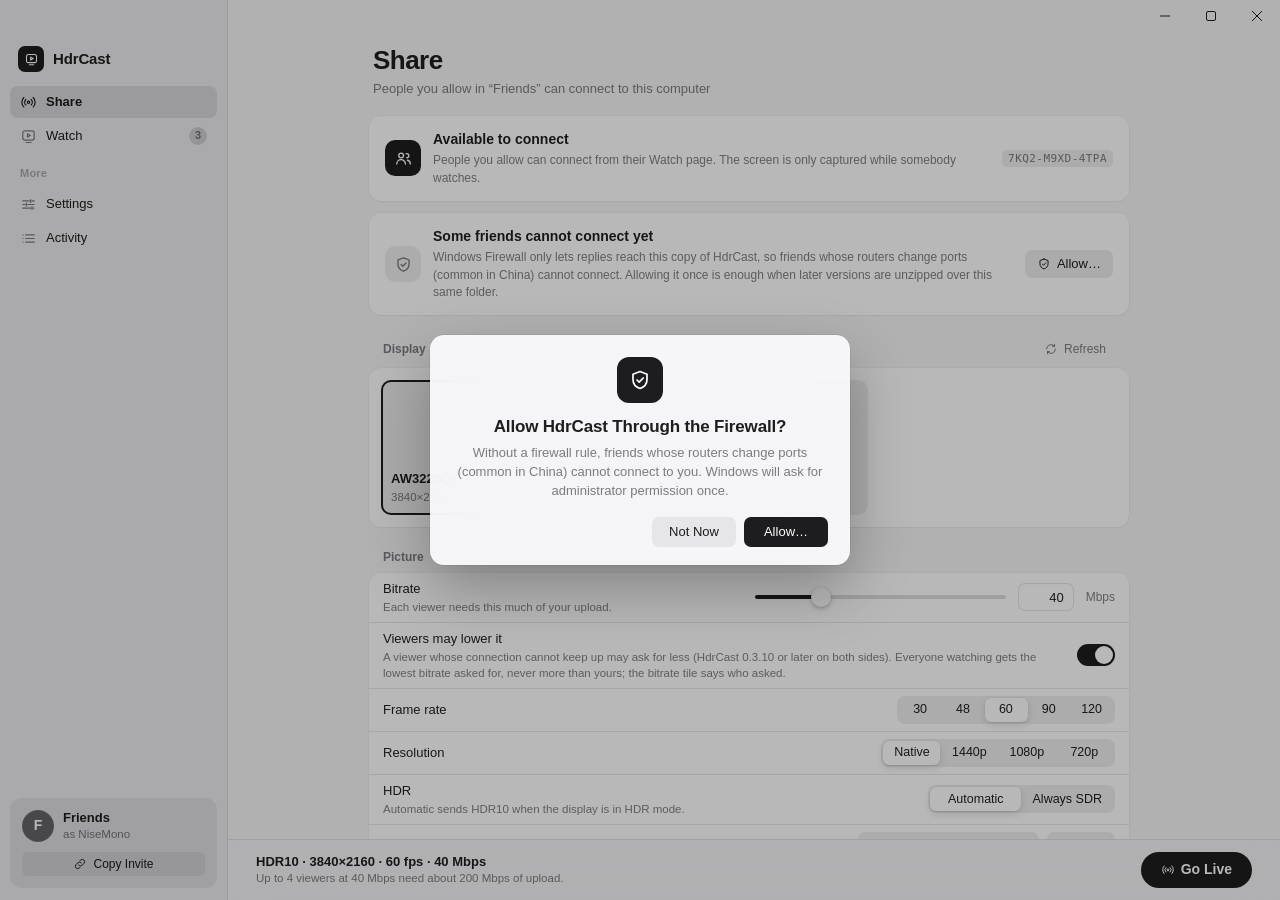
<file: ui/index.html>
<!doctype html>
<html lang="en">
<head>
  <meta charset="utf-8">
  <meta name="viewport" content="width=device-width, initial-scale=1">
  <meta name="color-scheme" content="light dark">
  <title>HdrCast</title>
  <link rel="stylesheet" href="styles.css">
</head>
<body>
  <div id="app"></div>
  <script type="module" src="app.js"></script>
</body>
</html>
</file>
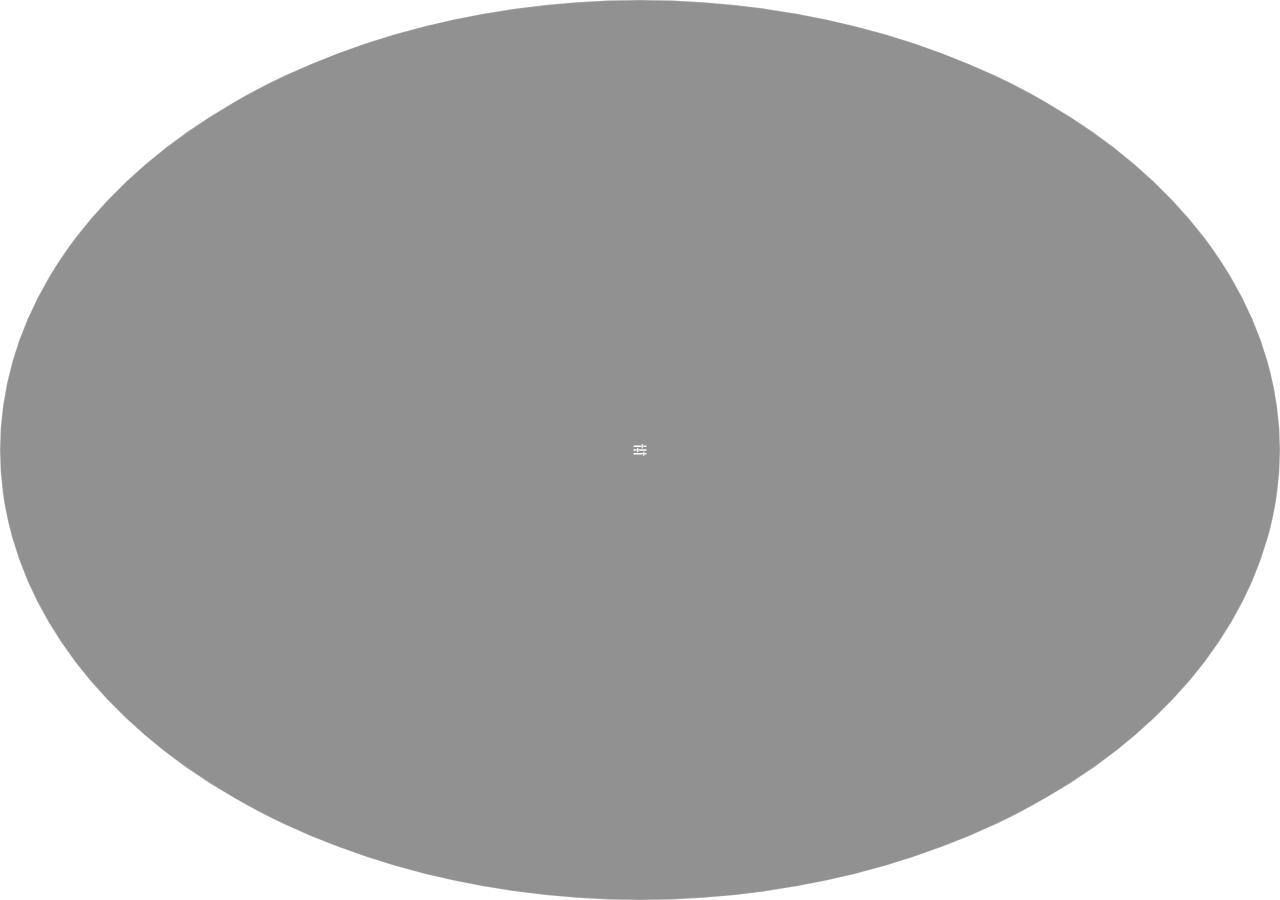
<file: ui/overlay.html>
<!doctype html>
<html lang="en" data-theme="dark">
<head>
  <meta charset="utf-8">
  <meta name="viewport" content="width=device-width, initial-scale=1">
  <meta name="color-scheme" content="dark">
  <title>HdrCast</title>
  <link rel="stylesheet" href="styles.css">
</head>
<body class="ov-page">
  <div id="overlay"></div>
  <script type="module" src="overlay.js"></script>
</body>
</html>
</file>
<file: ui/styles.css>
/* HdrCast design system: a quiet, system-like look (sidebar + grouped cards) that follows light/dark mode. */

:root {
  color-scheme: light dark;

  --font: -apple-system, BlinkMacSystemFont, "SF Pro Text", "Segoe UI Variable Text", "Segoe UI", "PingFang SC",
    "Microsoft YaHei UI", "Hiragino Sans", "Yu Gothic UI", "Helvetica Neue", sans-serif;
  --font-display: -apple-system, BlinkMacSystemFont, "SF Pro Display", "Segoe UI Variable Display", "Segoe UI",
    "PingFang SC", "Microsoft YaHei UI", "Hiragino Sans", "Yu Gothic UI", sans-serif;
  --font-mono: ui-monospace, "SF Mono", "Cascadia Mono", "Cascadia Code", Consolas, Menlo, monospace;

  --accent: #1d1d1f;
  --accent-hover: #000000;
  --accent-soft: rgba(0, 0, 0, 0.07);
  --on-accent: #ffffff;
  --red: #e5372b;
  --live: #ff3b30;

  --text: rgba(0, 0, 0, 0.88);
  --text-2: rgba(60, 60, 67, 0.66);
  --text-3: rgba(60, 60, 67, 0.38);

  --content: #f5f5f7;
  --sidebar: #ebebee;
  --sidebar-glass: rgba(246, 246, 248, 0.55);
  --card: #ffffff;
  --fill: rgba(118, 118, 128, 0.12);
  --fill-hover: rgba(118, 118, 128, 0.18);
  --fill-strong: rgba(118, 118, 128, 0.26);
  --separator: rgba(60, 60, 67, 0.12);
  --field: #ffffff;
  --field-border: rgba(0, 0, 0, 0.1);
  --seg-thumb: #ffffff;
  --knob: #ffffff;
  --overlay: rgba(0, 0, 0, 0.28);
  --sheet: rgba(250, 250, 252, 0.94);
  --toast: rgba(34, 34, 36, 0.92);
  --toast-text: #ffffff;
  --hero: linear-gradient(135deg, #2e2e31 0%, #131314 100%);
  --hero-edge: rgba(255, 255, 255, 0.06);
  --hero-shadow: 0 10px 28px rgba(0, 0, 0, 0.18);
  --screen: linear-gradient(135deg, #5b5b60 0%, #2c2c2e 100%);
  --screen-hdr: linear-gradient(135deg, #3a3a3c 0%, #8e8e93 55%, #e5e5ea 95%, #ffffff 120%);

  --shadow-card: 0 0 0 0.5px rgba(0, 0, 0, 0.05), 0 1px 2px rgba(0, 0, 0, 0.04);
  --shadow-thumb: 0 0 0 0.5px rgba(0, 0, 0, 0.04), 0 3px 8px rgba(0, 0, 0, 0.12), 0 1px 1px rgba(0, 0, 0, 0.06);
  --shadow-sheet: 0 0 0 0.5px rgba(0, 0, 0, 0.12), 0 24px 60px rgba(0, 0, 0, 0.28);

  --radius-card: 12px;
  --radius-control: 8px;
  --ease: cubic-bezier(0.2, 0.8, 0.2, 1);
  --sidebar-width: 228px;
  --titlebar: 44px;
}

@media (prefers-color-scheme: dark) {
  :root:not([data-theme="light"]) {
    --accent: #f5f5f7;
    --accent-hover: #ffffff;
    --accent-soft: rgba(255, 255, 255, 0.1);
    --on-accent: #1d1d1f;
    --red: #ff6961;
    --live: #ff453a;

    --text: rgba(255, 255, 255, 0.92);
    --text-2: rgba(235, 235, 245, 0.6);
    --text-3: rgba(235, 235, 245, 0.32);

    --content: #1c1c1e;
    --sidebar: #242426;
    --sidebar-glass: rgba(30, 30, 32, 0.5);
    --card: #2a2a2c;
    --fill: rgba(118, 118, 128, 0.22);
    --fill-hover: rgba(118, 118, 128, 0.3);
    --fill-strong: rgba(118, 118, 128, 0.4);
    --separator: rgba(84, 84, 88, 0.5);
    --field: rgba(118, 118, 128, 0.2);
    --field-border: rgba(255, 255, 255, 0.08);
    --seg-thumb: #5a5a5e;
    --overlay: rgba(0, 0, 0, 0.5);
    --sheet: rgba(40, 40, 42, 0.95);
    --toast: rgba(70, 70, 74, 0.94);
    --hero: linear-gradient(135deg, #3c3c3f 0%, #2a2a2c 100%);
    --hero-edge: rgba(255, 255, 255, 0.1);
    --hero-shadow: 0 10px 28px rgba(0, 0, 0, 0.35);
    --screen: linear-gradient(135deg, #48484a 0%, #232325 100%);
    --screen-hdr: linear-gradient(135deg, #48484a 0%, #8e8e93 55%, #e5e5ea 95%, #ffffff 120%);

    --shadow-card: 0 0 0 0.5px rgba(255, 255, 255, 0.06);
    --shadow-thumb: 0 0 0 0.5px rgba(0, 0, 0, 0.2), 0 3px 8px rgba(0, 0, 0, 0.3);
    --shadow-sheet: 0 0 0 0.5px rgba(255, 255, 255, 0.1), 0 24px 60px rgba(0, 0, 0, 0.6);
  }
}

:root[data-theme="dark"] {
  --accent: #f5f5f7;
  --accent-hover: #ffffff;
  --accent-soft: rgba(255, 255, 255, 0.1);
  --on-accent: #1d1d1f;
  --red: #ff6961;
  --live: #ff453a;

  --text: rgba(255, 255, 255, 0.92);
  --text-2: rgba(235, 235, 245, 0.6);
  --text-3: rgba(235, 235, 245, 0.32);

  --content: #1c1c1e;
  --sidebar: #242426;
  --sidebar-glass: rgba(30, 30, 32, 0.5);
  --card: #2a2a2c;
  --fill: rgba(118, 118, 128, 0.22);
  --fill-hover: rgba(118, 118, 128, 0.3);
  --fill-strong: rgba(118, 118, 128, 0.4);
  --separator: rgba(84, 84, 88, 0.5);
  --field: rgba(118, 118, 128, 0.2);
  --field-border: rgba(255, 255, 255, 0.08);
  --seg-thumb: #5a5a5e;
  --overlay: rgba(0, 0, 0, 0.5);
  --sheet: rgba(40, 40, 42, 0.95);
  --toast: rgba(70, 70, 74, 0.94);
  --hero: linear-gradient(135deg, #3c3c3f 0%, #2a2a2c 100%);
  --hero-edge: rgba(255, 255, 255, 0.1);
  --hero-shadow: 0 10px 28px rgba(0, 0, 0, 0.35);
  --screen: linear-gradient(135deg, #48484a 0%, #232325 100%);
  --screen-hdr: linear-gradient(135deg, #48484a 0%, #8e8e93 55%, #e5e5ea 95%, #ffffff 120%);

  --shadow-card: 0 0 0 0.5px rgba(255, 255, 255, 0.06);
  --shadow-thumb: 0 0 0 0.5px rgba(0, 0, 0, 0.2), 0 3px 8px rgba(0, 0, 0, 0.3);
  --shadow-sheet: 0 0 0 0.5px rgba(255, 255, 255, 0.1), 0 24px 60px rgba(0, 0, 0, 0.6);
}

* {
  box-sizing: border-box;
}

html,
body {
  height: 100%;
  margin: 0;
  overflow: hidden;
}

body {
  font-family: var(--font);
  font-size: 13px;
  line-height: 1.38;
  color: var(--text);
  background: transparent;
  -webkit-font-smoothing: antialiased;
  user-select: none;
  -webkit-user-select: none;
  cursor: default;
}

button,
input,
select,
textarea {
  font: inherit;
  color: inherit;
}

::selection {
  background: var(--accent-soft);
}

#app {
  height: 100%;
}

/* ------------------------------------------------------------------ shell */

.shell {
  display: grid;
  grid-template-columns: var(--sidebar-width) 1fr;
  height: 100%;
  background: var(--content);
}

/* With a window backdrop (Mica on Windows, vibrancy on macOS) the sidebar lets it show through. */
.backdrop .shell {
  background: transparent;
}

.sidebar {
  display: flex;
  flex-direction: column;
  padding: 0 10px 12px;
  background: var(--sidebar);
  border-right: 0.5px solid var(--separator);
  min-height: 0;
}

.backdrop .sidebar {
  background: var(--sidebar-glass);
}

.sidebar-top {
  height: var(--titlebar);
  flex: none;
}

.mac .sidebar-top {
  height: 52px; /* room for the traffic lights */
}

.brand {
  display: flex;
  align-items: center;
  gap: 9px;
  padding: 2px 8px 14px;
}

.brand-mark {
  width: 26px;
  height: 26px;
  border-radius: 7px;
  background: var(--accent);
  display: grid;
  place-items: center;
  color: var(--on-accent);
}

.brand-mark svg {
  width: 15px;
  height: 15px;
}

.brand-name {
  font-family: var(--font-display);
  font-size: 15px;
  font-weight: 650;
  letter-spacing: -0.01em;
}

.nav {
  display: flex;
  flex-direction: column;
  gap: 2px;
}

.nav-label {
  font-size: 11px;
  font-weight: 600;
  color: var(--text-3);
  padding: 12px 10px 5px;
  letter-spacing: 0.02em;
}

.nav-item {
  display: flex;
  align-items: center;
  gap: 9px;
  height: 32px;
  padding: 0 10px;
  border: 0;
  border-radius: 8px;
  background: transparent;
  text-align: left;
  font-size: 13px;
  font-weight: 500;
  color: var(--text);
  transition: background 0.12s;
}

.nav-item svg {
  width: 17px;
  height: 17px;
  color: var(--text-2);
  flex: none;
}

.nav-item:hover {
  background: var(--fill);
}

.nav-item.active {
  background: var(--fill-hover);
  font-weight: 600;
}

.nav-item.active svg {
  color: var(--text);
}

.nav-item .grow {
  flex: 1;
  min-width: 0;
  overflow: hidden;
  text-overflow: ellipsis;
  white-space: nowrap;
}

.nav-badge {
  min-width: 18px;
  height: 18px;
  padding: 0 5px;
  border-radius: 9px;
  background: var(--fill-strong);
  color: var(--text-2);
  font-size: 11px;
  font-weight: 600;
  display: grid;
  place-items: center;
}

.nav-item.active .nav-badge {
  color: var(--text);
}

.dot {
  width: 8px;
  height: 8px;
  border-radius: 50%;
  background: var(--text-3);
  flex: none;
}

.dot.red {
  background: var(--live);
}

.dot.green {
  background: var(--text);
}

.dot.orange {
  background: var(--text-3);
}

.dot.pulse {
  animation: pulse 1.6s ease-in-out infinite;
}

@keyframes pulse {
  0%,
  100% {
    box-shadow: 0 0 0 0 color-mix(in srgb, currentColor 0%, transparent);
    opacity: 1;
  }
  50% {
    opacity: 0.45;
  }
}

.sidebar-spacer {
  flex: 1;
}

.group-card {
  border-radius: 12px;
  padding: 11px 12px 12px;
  background: var(--fill);
  display: flex;
  flex-direction: column;
  gap: 9px;
}

.group-card .who {
  display: flex;
  align-items: center;
  gap: 9px;
  min-width: 0;
}

.group-card .names {
  min-width: 0;
}

.group-card .gname {
  font-weight: 600;
  white-space: nowrap;
  overflow: hidden;
  text-overflow: ellipsis;
}

.group-card .me {
  font-size: 11.5px;
  color: var(--text-2);
  white-space: nowrap;
  overflow: hidden;
  text-overflow: ellipsis;
}

.group-card .actions {
  display: flex;
  gap: 6px;
}

.group-card .actions .btn {
  flex: 1;
}

/* ------------------------------------------------------------------ main column */

.main {
  position: relative;
  display: flex;
  flex-direction: column;
  min-width: 0;
  min-height: 0;
  background: var(--content);
}

.titlebar {
  height: var(--titlebar);
  flex: none;
  display: flex;
  align-items: center;
  justify-content: flex-end;
}

.titlebar-title {
  flex: 1;
  padding-left: 28px;
  font-weight: 600;
  opacity: 0;
  transform: translateY(4px);
  transition: opacity 0.18s, transform 0.18s var(--ease);
  pointer-events: none;
}

.scrolled .titlebar-title {
  opacity: 1;
  transform: none;
}

.titlebar::after {
  content: "";
  position: absolute;
  left: 0;
  right: 0;
  top: var(--titlebar);
  height: 0.5px;
  background: var(--separator);
  opacity: 0;
  transition: opacity 0.18s;
}

.scrolled .titlebar::after {
  opacity: 1;
}

.caption {
  display: flex;
  height: 100%;
  align-items: flex-start;
}

.caption button {
  width: 46px;
  height: 32px;
  border: 0;
  background: transparent;
  display: grid;
  place-items: center;
  color: var(--text);
  transition: background 0.1s;
}

.caption button svg {
  width: 10px;
  height: 10px;
}

.caption button:hover {
  background: var(--fill-hover);
}

.caption button.close:hover {
  background: #e81123;
  color: #fff;
}

.page {
  flex: 1;
  min-height: 0;
  overflow-y: auto;
  padding: 0 28px 28px;
  scrollbar-gutter: stable;
}

.page-inner {
  max-width: 760px;
  margin: 0 auto;
  animation: page-in 0.28s var(--ease);
}

@keyframes page-in {
  from {
    opacity: 0;
    transform: translateY(6px);
  }
}

.page::-webkit-scrollbar {
  width: 10px;
}

.page::-webkit-scrollbar-thumb {
  background: var(--fill-strong);
  border-radius: 5px;
  border: 2.5px solid transparent;
  background-clip: content-box;
}

.page-head {
  display: flex;
  align-items: flex-end;
  gap: 16px;
  padding: 2px 4px 18px;
}

.page-head .titles {
  flex: 1;
  min-width: 0;
}

h1 {
  font-family: var(--font-display);
  font-size: 26px;
  line-height: 1.15;
  font-weight: 700;
  letter-spacing: -0.02em;
  margin: 0;
}

.subtitle {
  color: var(--text-2);
  margin-top: 4px;
  font-size: 13px;
}

.section-title {
  font-size: 12px;
  font-weight: 600;
  color: var(--text-2);
  padding: 0 14px 7px;
  margin-top: 22px;
  display: flex;
  align-items: center;
  gap: 8px;
}

.section-title:first-child {
  margin-top: 0;
}

.section-title .spacer {
  flex: 1;
}

.section-note {
  font-size: 11.5px;
  color: var(--text-2);
  padding: 7px 14px 0;
  line-height: 1.45;
}

.section-note.warn {
  color: var(--red);
}

/* ------------------------------------------------------------------ cards and rows */

.card {
  background: var(--card);
  border-radius: var(--radius-card);
  box-shadow: var(--shadow-card);
}

.rows > .row + .row,
.rows > .row + .subrows,
.rows > .subrows + .row {
  border-top: 0.5px solid var(--separator);
}

.row {
  display: flex;
  align-items: center;
  gap: 12px;
  min-height: 42px;
  padding: 7px 14px;
}

.row .label {
  flex: 1;
  min-width: 0;
}

.row .label .name {
  font-size: 13px;
}

.row .label .hint {
  font-size: 11.5px;
  color: var(--text-2);
  margin-top: 1px;
  line-height: 1.4;
}

.row .control {
  display: flex;
  align-items: center;
  gap: 8px;
  flex: none;
  max-width: 62%;
}

.row .control.wide {
  flex: 1;
  max-width: none;
  justify-content: flex-end;
}

.row.disabled .label,
.row.disabled .control {
  opacity: 0.45;
  pointer-events: none;
}

.row .icon-tile {
  width: 26px;
  height: 26px;
  border-radius: 7px;
  display: grid;
  place-items: center;
  background: var(--fill-strong);
  color: var(--text);
  flex: none;
}

.row .icon-tile svg {
  width: 15px;
  height: 15px;
}

.value {
  color: var(--text-2);
  font-variant-numeric: tabular-nums;
  white-space: nowrap;
}

.mono {
  font-family: var(--font-mono);
  font-size: 12px;
}

.disclosure {
  display: flex;
  align-items: center;
  gap: 6px;
  width: 100%;
  border: 0;
  background: transparent;
  padding: 10px 14px;
  color: var(--text-2);
  font-weight: 500;
  text-align: left;
  border-radius: 0 0 var(--radius-card) var(--radius-card);
}

.disclosure svg {
  width: 11px;
  height: 11px;
  transition: transform 0.2s var(--ease);
}

.disclosure.open svg {
  transform: rotate(90deg);
}

.rows > .disclosure {
  border-top: 0.5px solid var(--separator);
}

/* ------------------------------------------------------------------ controls */

.btn {
  height: 28px;
  padding: 0 12px;
  border: 0;
  border-radius: 7px;
  background: var(--fill);
  font-size: 13px;
  font-weight: 500;
  white-space: nowrap;
  display: inline-flex;
  align-items: center;
  justify-content: center;
  gap: 6px;
  transition: background 0.12s, transform 0.08s, opacity 0.12s;
}

.btn svg {
  width: 14px;
  height: 14px;
}

.btn:hover {
  background: var(--fill-hover);
}

.btn:active {
  transform: scale(0.97);
}

.btn:disabled {
  opacity: 0.4;
  pointer-events: none;
}

.btn.primary {
  background: var(--accent);
  color: var(--on-accent);
}

.btn.primary:hover {
  background: var(--accent-hover);
}

.btn.danger {
  color: var(--red);
}

.btn.danger.solid {
  background: var(--red);
  color: #fff;
}

.btn.tinted {
  background: var(--accent-soft);
  color: var(--accent);
}

.btn.plain {
  background: transparent;
  color: var(--text-2);
  padding: 0 6px;
}

.btn.plain:hover {
  background: var(--fill);
}

.btn.small {
  height: 24px;
  padding: 0 9px;
  font-size: 12px;
  border-radius: 6px;
}

.btn.large {
  height: 36px;
  padding: 0 20px;
  font-size: 14px;
  font-weight: 600;
  border-radius: 18px;
}

.btn.icon {
  width: 28px;
  padding: 0;
}

.btn.icon.small {
  width: 24px;
}

:focus-visible {
  outline: 3px solid color-mix(in srgb, var(--accent) 45%, transparent);
  outline-offset: 1px;
}

.switch {
  position: relative;
  width: 38px;
  height: 22px;
  border-radius: 11px;
  border: 0;
  padding: 0;
  background: var(--fill-strong);
  transition: background 0.2s;
  flex: none;
}

.switch::after {
  content: "";
  position: absolute;
  top: 2px;
  left: 2px;
  width: 18px;
  height: 18px;
  border-radius: 50%;
  background: var(--knob);
  box-shadow: 0 1px 3px rgba(0, 0, 0, 0.25);
  transition: transform 0.22s var(--ease);
}

.switch.on {
  background: var(--accent);
}

.switch.on::after {
  transform: translateX(16px);
  background: var(--on-accent);
}

.switch:disabled {
  opacity: 0.45;
}

.segmented {
  position: relative;
  display: inline-grid;
  grid-auto-flow: column;
  grid-auto-columns: 1fr;
  padding: 2px;
  border-radius: 8px;
  background: var(--fill);
}

.segmented button {
  position: relative;
  z-index: 1;
  height: 24px;
  padding: 0 11px;
  border: 0;
  border-radius: 6px;
  background: transparent;
  font-size: 12.5px;
  font-weight: 500;
  white-space: nowrap;
  transition: color 0.15s;
}

.segmented button:disabled {
  opacity: 0.45;
}

.segmented .thumb {
  position: absolute;
  top: 2px;
  bottom: 2px;
  left: 2px;
  border-radius: 6px;
  background: var(--seg-thumb);
  box-shadow: var(--shadow-thumb);
  transition: transform 0.24s var(--ease), width 0.24s var(--ease);
}

.select {
  position: relative;
  display: inline-flex;
  max-width: 100%;
}

.select select {
  appearance: none;
  -webkit-appearance: none;
  height: 28px;
  max-width: 100%;
  padding: 0 28px 0 10px;
  border: 0;
  border-radius: 7px;
  background: var(--fill);
  font-size: 13px;
  text-overflow: ellipsis;
}

.select select:hover {
  background: var(--fill-hover);
}

.select::after {
  content: "";
  position: absolute;
  right: 7px;
  top: 6px;
  width: 16px;
  height: 16px;
  background: url("data:image/svg+xml,%3Csvg xmlns='http://www.w3.org/2000/svg' viewBox='0 0 16 16' fill='none' stroke='%238e8e93' stroke-width='1.6' stroke-linecap='round' stroke-linejoin='round'%3E%3Cpath d='M5.2 6.6 8 3.9l2.8 2.7M5.2 9.4 8 12.1l2.8-2.7'/%3E%3C/svg%3E") center / 16px no-repeat;
  pointer-events: none;
}

select option {
  background: var(--card);
  color: var(--text);
}

.field {
  height: 28px;
  padding: 0 9px;
  border: 0.5px solid var(--field-border);
  border-radius: 7px;
  background: var(--field);
  box-shadow: inset 0 0.5px 1px rgba(0, 0, 0, 0.04);
  font-size: 13px;
  min-width: 0;
  user-select: text;
  -webkit-user-select: text;
  cursor: text;
}

.field:focus {
  outline: 3px solid color-mix(in srgb, var(--accent) 40%, transparent);
  outline-offset: 0;
  border-color: var(--accent);
}

.field.num {
  width: 72px;
  text-align: right;
  font-variant-numeric: tabular-nums;
}

.field.path {
  width: 260px;
}

textarea.field {
  height: auto;
  padding: 8px 10px;
  resize: none;
  line-height: 1.45;
  width: 100%;
}

.unit {
  color: var(--text-2);
  font-size: 12px;
}

.stepper {
  display: inline-flex;
  align-items: center;
  border-radius: 7px;
  background: var(--fill);
  overflow: hidden;
}

.stepper button {
  width: 28px;
  height: 28px;
  border: 0;
  background: transparent;
  display: grid;
  place-items: center;
}

.stepper button:hover {
  background: var(--fill-hover);
}

.stepper button:disabled {
  opacity: 0.35;
  pointer-events: none;
}

.stepper button svg {
  width: 11px;
  height: 11px;
}

.stepper .n {
  min-width: 30px;
  text-align: center;
  font-weight: 600;
  font-variant-numeric: tabular-nums;
}

.slider-wrap {
  display: flex;
  align-items: center;
  gap: 12px;
  flex: 1;
  min-width: 0;
}

input[type="range"].slider {
  -webkit-appearance: none;
  appearance: none;
  flex: 1;
  min-width: 120px;
  height: 22px;
  margin: 0;
  background: transparent;
  --p: 50%;
}

input[type="range"].slider::-webkit-slider-runnable-track {
  height: 4px;
  border-radius: 2px;
  background: linear-gradient(to right, var(--accent) var(--p), var(--fill-strong) var(--p));
}

input[type="range"].slider::-webkit-slider-thumb {
  -webkit-appearance: none;
  width: 20px;
  height: 20px;
  margin-top: -8px;
  border-radius: 50%;
  background: var(--knob);
  box-shadow: 0 0 0 0.5px rgba(0, 0, 0, 0.08), 0 2px 5px rgba(0, 0, 0, 0.22);
  transition: transform 0.12s;
}

input[type="range"].slider:active::-webkit-slider-thumb {
  transform: scale(1.08);
}

input[type="range"].slider:disabled {
  opacity: 0.45;
}

.slider-value {
  min-width: 78px;
  text-align: right;
  font-weight: 600;
  font-variant-numeric: tabular-nums;
}

.chips {
  display: inline-flex;
  gap: 6px;
}

.chip {
  height: 22px;
  padding: 0 9px;
  border-radius: 11px;
  border: 0;
  background: var(--fill);
  font-size: 11.5px;
  font-weight: 500;
  color: var(--text-2);
}

.chip:hover {
  background: var(--fill-hover);
}

.chip.on {
  background: var(--accent);
  color: var(--on-accent);
}

.badge {
  display: inline-flex;
  align-items: center;
  gap: 4px;
  height: 18px;
  padding: 0 7px;
  border-radius: 9px;
  background: var(--fill);
  color: var(--text-2);
  font-size: 11px;
  font-weight: 600;
  white-space: nowrap;
}

.badge.hdr {
  background: var(--accent);
  color: var(--on-accent);
  letter-spacing: 0.04em;
}

.badge.blue {
  background: var(--fill-strong);
  color: var(--text);
}

.badge.green {
  color: var(--text);
}

.badge.orange {
  color: var(--text);
}

.badge.red {
  color: var(--text);
}

.avatar {
  width: 32px;
  height: 32px;
  border-radius: 50%;
  display: grid;
  place-items: center;
  color: #fff;
  font-weight: 600;
  font-size: 14px;
  flex: none;
  text-transform: uppercase;
  box-shadow: inset 0 0 0 0.5px rgba(255, 255, 255, 0.14);
}

.avatar.small {
  width: 28px;
  height: 28px;
  font-size: 12.5px;
}

.avatar.large {
  width: 44px;
  height: 44px;
  font-size: 18px;
}

.spinner {
  width: 14px;
  height: 14px;
  border-radius: 50%;
  border: 2px solid var(--fill-strong);
  border-top-color: var(--text-2);
  animation: spin 0.8s linear infinite;
  flex: none;
}

@keyframes spin {
  to {
    transform: rotate(360deg);
  }
}

/* ------------------------------------------------------------------ display picker */

.displays {
  display: grid;
  grid-template-columns: repeat(auto-fill, minmax(190px, 1fr));
  gap: 10px;
  padding: 12px;
}

.display {
  position: relative;
  border: 0;
  border-radius: 10px;
  padding: 10px 10px 9px;
  background: var(--fill);
  text-align: left;
  display: flex;
  flex-direction: column;
  gap: 8px;
  transition: background 0.14s, box-shadow 0.14s;
}

.display:hover {
  background: var(--fill-hover);
}

.display.selected {
  background: var(--accent-soft);
  box-shadow: inset 0 0 0 2px var(--accent);
}

.display:disabled {
  pointer-events: none;
  opacity: 0.6;
}

.display .screen {
  height: 72px;
  border-radius: 6px;
  background: var(--screen);
  position: relative;
  overflow: hidden;
  box-shadow: inset 0 0 0 0.5px rgba(255, 255, 255, 0.1);
}

.display.hdr .screen {
  background: var(--screen-hdr);
}

.display .screen .num {
  position: absolute;
  left: 8px;
  bottom: 5px;
  font-size: 22px;
  font-weight: 700;
  color: rgba(255, 255, 255, 0.92);
  font-family: var(--font-display);
}

.display .screen .badge {
  position: absolute;
  right: 6px;
  top: 6px;
}

.display .dname {
  font-weight: 600;
  white-space: nowrap;
  overflow: hidden;
  text-overflow: ellipsis;
}

.display .dmeta {
  font-size: 11.5px;
  color: var(--text-2);
  margin-top: -6px;
}

/* ------------------------------------------------------------------ action bar */

.actionbar {
  flex: none;
  display: flex;
  align-items: center;
  gap: 14px;
  padding: 12px 28px;
  border-top: 0.5px solid var(--separator);
  background: color-mix(in srgb, var(--content) 82%, transparent);
  backdrop-filter: saturate(180%) blur(20px);
  -webkit-backdrop-filter: saturate(180%) blur(20px);
}

.actionbar .summary {
  flex: 1;
  min-width: 0;
}

.actionbar .summary .line1 {
  font-weight: 600;
  white-space: nowrap;
  overflow: hidden;
  text-overflow: ellipsis;
}

.actionbar .summary .line2 {
  font-size: 11.5px;
  color: var(--text-2);
  white-space: nowrap;
  overflow: hidden;
  text-overflow: ellipsis;
}

.actionbar .summary .line2.warn {
  color: var(--red);
}

/* ------------------------------------------------------------------ live dashboard */

.hero {
  border-radius: 16px;
  padding: 18px 18px 16px;
  color: #fff;
  background: var(--hero);
  box-shadow: var(--hero-shadow), inset 0 0 0 0.5px var(--hero-edge);
  display: flex;
  flex-direction: column;
  gap: 16px;
}

.hero-top {
  display: flex;
  align-items: center;
  gap: 12px;
}

.hero-top .titles {
  flex: 1;
  min-width: 0;
}

.hero-title {
  font-family: var(--font-display);
  font-size: 19px;
  font-weight: 700;
  letter-spacing: -0.01em;
  white-space: nowrap;
  overflow: hidden;
  text-overflow: ellipsis;
}

.hero-sub {
  font-size: 12.5px;
  opacity: 0.86;
  margin-top: 2px;
  line-height: 1.4;
  user-select: text;
  -webkit-user-select: text;
}

.live-pill {
  display: inline-flex;
  align-items: center;
  gap: 6px;
  height: 22px;
  padding: 0 9px 0 8px;
  border-radius: 11px;
  background: rgba(255, 255, 255, 0.12);
  font-size: 11px;
  font-weight: 700;
  letter-spacing: 0.06em;
  font-variant-numeric: tabular-nums;
}

.live-pill .dot {
  background: rgba(255, 255, 255, 0.7);
}

.live-pill.onair .dot {
  background: var(--live);
}

.hero .btn {
  background: rgba(255, 255, 255, 0.14);
  color: #fff;
}

.hero .btn:hover {
  background: rgba(255, 255, 255, 0.22);
}

/* a panel that is open (the overlay) */
.hero .btn[aria-pressed="true"] {
  background: rgba(255, 255, 255, 0.32);
}

.hero .btn.solid {
  background: #fff;
  color: #1d1d1f;
}

.tiles {
  display: grid;
  grid-template-columns: repeat(4, 1fr);
  gap: 8px;
}

.tile {
  border-radius: 10px;
  padding: 9px 11px 10px;
  background: rgba(255, 255, 255, 0.08);
  min-width: 0;
}

.tile .k {
  font-size: 11px;
  opacity: 0.8;
  white-space: nowrap;
  overflow: hidden;
  text-overflow: ellipsis;
}

.tile .v {
  font-family: var(--font-display);
  font-size: 20px;
  font-weight: 650;
  letter-spacing: -0.01em;
  font-variant-numeric: tabular-nums;
  margin-top: 1px;
  white-space: nowrap;
}

.tile .v small {
  font-size: 11.5px;
  font-weight: 500;
  opacity: 0.8;
  margin-left: 3px;
}

.tile .s {
  font-size: 11px;
  opacity: 0.75;
  margin-top: 1px;
  white-space: nowrap;
  overflow: hidden;
  text-overflow: ellipsis;
}

.hero-note {
  font-size: 12px;
  line-height: 1.4;
  opacity: 0.8;
  margin-top: -6px;
  user-select: text;
  -webkit-user-select: text;
}

.person {
  display: flex;
  align-items: center;
  gap: 11px;
  padding: 9px 14px;
  min-height: 52px;
}

.person .who {
  flex: 1;
  min-width: 0;
}

.person .pname {
  font-weight: 600;
  white-space: nowrap;
  overflow: hidden;
  text-overflow: ellipsis;
}

.person .pmeta {
  display: flex;
  align-items: center;
  flex-wrap: wrap;
  gap: 5px;
  margin-top: 3px;
  font-size: 11.5px;
  color: var(--text-2);
}

.person .pactions {
  display: flex;
  gap: 6px;
  align-items: center;
}

.empty {
  display: flex;
  flex-direction: column;
  align-items: center;
  text-align: center;
  gap: 6px;
  padding: 30px 24px 32px;
  color: var(--text-2);
}

.empty .glyph {
  width: 52px;
  height: 52px;
  border-radius: 16px;
  background: var(--fill);
  display: grid;
  place-items: center;
  color: var(--text-2);
  margin-bottom: 6px;
}

.empty .glyph svg {
  width: 26px;
  height: 26px;
}

.empty .etitle {
  font-size: 15px;
  font-weight: 600;
  color: var(--text);
}

.empty .etext {
  max-width: 380px;
  line-height: 1.45;
}

.empty .eactions {
  display: flex;
  gap: 8px;
  margin-top: 10px;
}

.banner {
  display: flex;
  gap: 10px;
  align-items: flex-start;
  padding: 10px 12px;
  border-radius: 10px;
  background: var(--fill);
  color: var(--text);
  font-size: 12.5px;
  line-height: 1.45;
  margin-top: 12px;
  user-select: text;
  -webkit-user-select: text;
}

.banner svg {
  width: 16px;
  height: 16px;
  color: var(--text-2);
  flex: none;
  margin-top: 1px;
}

.banner .bactions {
  margin-left: auto;
  flex: none;
}

/* ------------------------------------------------------------------ onboarding */

.welcome {
  height: 100%;
  display: grid;
  place-items: center;
  padding: 24px;
}

.welcome-inner {
  width: min(520px, 100%);
  text-align: center;
  animation: page-in 0.4s var(--ease);
}

.welcome .appicon {
  width: 84px;
  height: 84px;
  border-radius: 20px;
  margin: 0 auto 18px;
  background: radial-gradient(90% 90% at 85% 8%, rgba(255, 255, 255, 0.28) 0%, transparent 55%), linear-gradient(145deg, #45454a 0%, #0f0f10 100%);
  display: grid;
  place-items: center;
  color: #fff;
  box-shadow: 0 12px 30px rgba(0, 0, 0, 0.28), inset 0 0 0 0.5px rgba(255, 255, 255, 0.12);
}

.welcome .appicon svg {
  width: 44px;
  height: 44px;
}

.welcome h1 {
  font-size: 30px;
}

.welcome p {
  color: var(--text-2);
  font-size: 14px;
  line-height: 1.5;
  margin: 10px auto 24px;
  max-width: 420px;
}

.choices {
  display: grid;
  grid-template-columns: 1fr 1fr;
  gap: 12px;
  text-align: left;
}

.choice {
  border: 0;
  border-radius: 14px;
  padding: 16px;
  background: var(--card);
  box-shadow: var(--shadow-card);
  text-align: left;
  display: flex;
  flex-direction: column;
  gap: 6px;
  transition: transform 0.16s var(--ease), box-shadow 0.16s;
}

.choice:hover {
  transform: translateY(-2px);
  box-shadow: var(--shadow-card), 0 8px 20px rgba(0, 0, 0, 0.08);
}

.choice .cicon {
  width: 34px;
  height: 34px;
  border-radius: 10px;
  display: grid;
  place-items: center;
  background: var(--accent);
  color: var(--on-accent);
  margin-bottom: 4px;
}

.choice .cicon svg {
  width: 18px;
  height: 18px;
}

.choice .ctitle {
  font-size: 14px;
  font-weight: 600;
}

.choice .ctext {
  color: var(--text-2);
  font-size: 12px;
  line-height: 1.45;
}

/* ------------------------------------------------------------------ sheets and toasts */

.overlay {
  position: fixed;
  inset: 0;
  z-index: 50;
  display: grid;
  place-items: center;
  padding: 24px;
  background: var(--overlay);
  animation: fade 0.18s;
}

@keyframes fade {
  from {
    opacity: 0;
  }
}

.sheet {
  width: min(420px, 100%);
  max-height: 100%;
  overflow-y: auto;
  border-radius: 14px;
  padding: 22px 22px 18px;
  background: var(--sheet);
  backdrop-filter: saturate(180%) blur(30px);
  -webkit-backdrop-filter: saturate(180%) blur(30px);
  box-shadow: var(--shadow-sheet);
  animation: sheet-in 0.26s var(--ease);
}

.sheet.wide {
  width: min(520px, 100%);
}

@keyframes sheet-in {
  from {
    opacity: 0;
    transform: translateY(10px) scale(0.97);
  }
}

.sheet .sicon {
  width: 46px;
  height: 46px;
  border-radius: 12px;
  display: grid;
  place-items: center;
  color: var(--on-accent);
  margin: 0 auto 12px;
  background: var(--accent);
}

.sheet .sicon svg {
  width: 24px;
  height: 24px;
}

.sheet h2 {
  font-family: var(--font-display);
  font-size: 17px;
  font-weight: 650;
  text-align: center;
  margin: 0 0 6px;
  letter-spacing: -0.01em;
}

.sheet .stext {
  color: var(--text-2);
  text-align: center;
  line-height: 1.45;
  margin: 0 0 16px;
  user-select: text;
  -webkit-user-select: text;
}

.sheet .stext.left {
  text-align: left;
}

.sheet ul.problems {
  margin: 0 0 16px;
  padding-left: 18px;
  color: var(--text);
  line-height: 1.5;
  user-select: text;
  -webkit-user-select: text;
}

.sheet ul.problems li + li {
  margin-top: 6px;
}

.form {
  display: flex;
  flex-direction: column;
  gap: 12px;
  margin-bottom: 18px;
}

.form label {
  display: flex;
  flex-direction: column;
  gap: 5px;
  font-size: 12px;
  font-weight: 500;
  color: var(--text-2);
}

.form .field {
  height: 32px;
  width: 100%;
  font-size: 14px;
  color: var(--text);
}

.form textarea.field {
  height: auto;
  font-size: 12.5px;
}

.form .error {
  color: var(--red);
  font-size: 12px;
}

.sheet-actions {
  display: flex;
  gap: 8px;
  justify-content: flex-end;
}

.sheet-actions .spacer {
  flex: 1;
}

.sheet .stext.small {
  font-size: 12px;
  margin-top: -8px;
}

/* the connection test: how far it is, and what it found */
.progress {
  height: 6px;
  border-radius: 3px;
  background: var(--fill);
  overflow: hidden;
  margin: 0 0 16px;
}

.progress .bar {
  height: 100%;
  border-radius: 3px;
  background: var(--accent);
  transition: width 0.4s var(--ease);
}

.probe-figs {
  display: grid;
  grid-template-columns: repeat(4, 1fr);
  gap: 8px;
  margin: 0 0 14px;
}

.probe-figs .fig {
  border-radius: 10px;
  padding: 9px 11px 10px;
  background: var(--fill);
  min-width: 0;
}

.probe-figs .k {
  font-size: 11px;
  color: var(--text-2);
  white-space: nowrap;
  overflow: hidden;
  text-overflow: ellipsis;
}

.probe-figs .v {
  font-family: var(--font-display);
  font-size: 20px;
  font-weight: 650;
  letter-spacing: -0.01em;
  font-variant-numeric: tabular-nums;
  white-space: nowrap;
}

.probe-figs .v small {
  font-size: 11.5px;
  font-weight: 500;
  color: var(--text-2);
  margin-left: 3px;
}

.probe-kv {
  padding: 0 2px 14px;
}

.value-text {
  font-variant-numeric: tabular-nums;
  color: var(--text);
}

.sheet-actions .btn {
  height: 30px;
  min-width: 84px;
}

.toasts {
  position: fixed;
  left: var(--sidebar-width);
  right: 0;
  bottom: 22px;
  z-index: 60;
  display: flex;
  flex-direction: column;
  align-items: center;
  gap: 8px;
  pointer-events: none;
}

.toast {
  pointer-events: auto;
  display: flex;
  align-items: center;
  gap: 10px;
  max-width: 520px;
  padding: 9px 14px;
  border-radius: 12px;
  background: var(--toast);
  color: var(--toast-text);
  backdrop-filter: blur(20px);
  -webkit-backdrop-filter: blur(20px);
  box-shadow: 0 8px 24px rgba(0, 0, 0, 0.22);
  font-size: 12.5px;
  line-height: 1.4;
  animation: toast-in 0.3s var(--ease);
}

.toast svg {
  width: 16px;
  height: 16px;
  flex: none;
}

.toast .btn {
  background: rgba(255, 255, 255, 0.18);
  color: #fff;
}

.toast .btn.primary {
  background: #fff;
  color: #1d1d1f;
}

@keyframes toast-in {
  from {
    opacity: 0;
    transform: translateY(12px) scale(0.96);
  }
}

/* ------------------------------------------------------------------ activity log */

.logbox {
  height: calc(100vh - 220px);
  min-height: 260px;
  overflow: auto;
  padding: 12px 14px;
  font-family: var(--font-mono);
  font-size: 11.5px;
  line-height: 1.55;
  white-space: pre;
  user-select: text;
  -webkit-user-select: text;
  cursor: text;
}

.logbox .ln {
  color: var(--text-2);
}

.logbox .ln .tag {
  color: var(--text);
  font-weight: 600;
}

.logbox::-webkit-scrollbar {
  width: 10px;
  height: 10px;
}

.logbox::-webkit-scrollbar-thumb {
  background: var(--fill-strong);
  border-radius: 5px;
  border: 2.5px solid transparent;
  background-clip: content-box;
}

.toolbar {
  display: flex;
  align-items: center;
  gap: 8px;
}

.kv {
  display: grid;
  grid-template-columns: auto 1fr;
  gap: 4px 14px;
  padding: 12px 14px;
  font-size: 12.5px;
}

.kv .k {
  color: var(--text-2);
  white-space: nowrap;
}

.kv .v {
  min-width: 0;
  overflow-wrap: anywhere;
  user-select: text;
  -webkit-user-select: text;
}

/* ------------------------------------------------------------------ who can connect */

/* A device code: what people compare to tell their computers apart. */
.code {
  display: inline-block;
  font-family: var(--font-mono);
  font-size: 11px;
  font-weight: 500;
  letter-spacing: 0.04em;
  padding: 1px 6px;
  border-radius: 5px;
  background: var(--fill);
  color: var(--text-2);
  white-space: nowrap;
  vertical-align: 1px;
  user-select: text;
  -webkit-user-select: text;
}

.hero .code {
  background: rgba(255, 255, 255, 0.12);
  color: rgba(255, 255, 255, 0.86);
}

.card.avail {
  display: flex;
  align-items: center;
  gap: 12px;
  padding: 14px 16px;
}

.card.avail .who {
  flex: 1;
  min-width: 0;
}

.card.avail .pname {
  font-weight: 600;
  font-size: 14px;
}

.card.avail .pmeta {
  margin-top: 3px;
  font-size: 12px;
  color: var(--text-2);
  line-height: 1.45;
}

.card.avail .pactions {
  display: flex;
  align-items: center;
  gap: 8px;
}

.avail-mark {
  width: 36px;
  height: 36px;
  border-radius: 10px;
  display: grid;
  place-items: center;
  flex: none;
  background: var(--fill);
  color: var(--text-2);
}

.avail-mark.on {
  background: var(--accent);
  color: var(--on-accent);
}

.avail-mark svg {
  width: 19px;
  height: 19px;
}

.avail-mark.small {
  width: 28px;
  height: 28px;
  border-radius: 8px;
  background: var(--fill-strong);
  color: var(--text);
}

.avail-mark.small svg {
  width: 16px;
  height: 16px;
}

.row.access-row {
  flex-wrap: wrap;
  row-gap: 8px;
}

.row.access-row .label {
  flex: 1 1 200px;
}

.rule {
  display: flex;
  align-items: center;
  gap: 12px;
  flex-wrap: wrap;
}

.rule-part {
  display: inline-flex;
  align-items: center;
  gap: 6px;
  font-size: 12px;
  color: var(--text-2);
  white-space: nowrap;
}

.control-line {
  display: flex;
  align-items: center;
  gap: 10px;
  margin-top: -6px;
  font-size: 12.5px;
}

.control-line .what {
  flex: 1;
  min-width: 0;
  opacity: 0.86;
}

.control-line svg {
  width: 13px;
  height: 13px;
  vertical-align: -2px;
}

/* ------------------------------------------------------------------ the panel over the player (overlay.html) */

/* Always dark (the page sets data-theme). The window is transparent and exactly the size of the round button, or of
   the panel (it takes the panel's height): around their shapes the picture shows. */
.ov-page {
  background: transparent;
}

.ov-bubble {
  width: 100vw;
  height: 100vh;
  padding: 0;
  border: 0;
  border-radius: 50%;
  background: rgba(28, 28, 30, 0.8);
  box-shadow: inset 0 0 0 0.5px rgba(255, 255, 255, 0.24);
  color: #fff;
  display: grid;
  place-items: center;
  opacity: 0.6;
  transition: opacity 0.15s, background 0.15s;
}

.ov-bubble:hover {
  opacity: 1;
  background: rgba(44, 44, 46, 0.94);
}

.ov-bubble svg {
  width: 18px;
  height: 18px;
}

.ov {
  display: flex;
  flex-direction: column;
  gap: 10px;
  padding: 0 14px 12px;
  border-radius: 12px;
  background: var(--content);
  box-shadow: inset 0 0 0 0.5px rgba(255, 255, 255, 0.16);
  overflow: hidden;
}

.ov .spacer {
  flex: 1;
}

.ov-head {
  display: flex;
  align-items: center;
  gap: 8px;
  height: 40px;
  margin: 0 -14px;
  padding: 0 6px 0 14px;
  border-bottom: 0.5px solid var(--separator);
}

.ov-host {
  flex: 1;
  min-width: 0;
  display: flex;
  align-items: center;
  gap: 7px;
  font-size: 13px;
  font-weight: 600;
  white-space: nowrap;
  overflow: hidden;
  text-overflow: ellipsis;
}

.ov-time {
  color: var(--text-2);
  font-size: 12px;
  font-variant-numeric: tabular-nums;
  white-space: nowrap;
}

.ov-x {
  width: 28px;
  height: 28px;
  border: 0;
  border-radius: 6px;
  background: transparent;
  color: var(--text-2);
  display: grid;
  place-items: center;
  flex: none;
}

.ov-x:hover {
  background: var(--fill);
  color: var(--text);
}

.ov-x svg {
  width: 14px;
  height: 14px;
}

.ov-source {
  color: var(--text-2);
  font-size: 12px;
  font-variant-numeric: tabular-nums;
}

.ov-stats {
  display: grid;
  grid-template-columns: repeat(3, 1fr);
  gap: 1px;
  border-radius: 10px;
  overflow: hidden;
  background: var(--separator);
}

.ov-stat {
  min-width: 0;
  padding: 6px 9px;
  background: var(--card);
}

.ov-stat .k {
  color: var(--text-2);
  font-size: 11px;
}

.ov-stat .v {
  font-size: 15px;
  font-weight: 600;
  font-variant-numeric: tabular-nums;
  white-space: nowrap;
  overflow: hidden;
  text-overflow: ellipsis;
}

.ov-stat .v small {
  margin-left: 3px;
  color: var(--text-2);
  font-size: 11px;
  font-weight: 500;
}

.ov-guard {
  color: var(--text-2);
  font-size: 11.5px;
}

.ov-section,
.ov-foot {
  display: flex;
  flex-direction: column;
  gap: 7px;
  padding-top: 10px;
  border-top: 0.5px solid var(--separator);
}

.ov-foot {
  display: grid;
  grid-template-columns: 1fr 1fr;
  gap: 6px;
}

.ov-foot .wide {
  grid-column: 1 / -1;
}

.ov .btn[aria-pressed="true"] {
  background: var(--fill-strong);
}

.ov-label {
  display: flex;
  align-items: baseline;
  font-size: 12.5px;
  font-weight: 600;
}

.ov-now {
  color: var(--text-2);
  font-size: 11.5px;
  font-weight: 400;
  font-variant-numeric: tabular-nums;
}

.ov-chips {
  display: grid;
  gap: 4px;
}

.ov-chips.four {
  grid-template-columns: repeat(4, 1fr);
}

.ov-chips.two {
  grid-template-columns: 1fr 1fr;
}

.ov-chips.three {
  grid-template-columns: repeat(3, 1fr);
}

.ov-chip .name {
  max-width: 100%;
  overflow: hidden;
  text-overflow: ellipsis;
}

.ov-chip {
  min-width: 0;
  min-height: 28px;
  padding: 4px;
  border: 0;
  border-radius: 7px;
  background: var(--fill);
  display: flex;
  flex-direction: column;
  align-items: center;
  justify-content: center;
  font-size: 12px;
  font-weight: 500;
  line-height: 1.2;
  white-space: nowrap;
  overflow: hidden;
  text-overflow: ellipsis;
  transition: background 0.12s;
}

.ov-chip small {
  color: var(--text-2);
  font-size: 10.5px;
  font-weight: 400;
  font-variant-numeric: tabular-nums;
}

.ov-chip:hover {
  background: var(--fill-hover);
}

.ov-chip.on {
  background: var(--accent);
  color: var(--on-accent);
}

.ov-chip.on small {
  color: inherit;
  opacity: 0.7;
}

.ov-chip:disabled {
  opacity: 0.45;
}

.ov-row {
  display: flex;
  align-items: center;
  gap: 6px;
}

.ov-note {
  color: var(--text-3);
  font-size: 11.5px;
}

.ov-note.warn {
  color: var(--red);
}

@media (max-width: 900px) {
  .tiles {
    grid-template-columns: repeat(2, 1fr);
  }
}

@media (prefers-reduced-motion: reduce) {
  *,
  *::before,
  *::after {
    animation-duration: 0.01ms !important;
    transition-duration: 0.01ms !important;
  }
}
</file>
